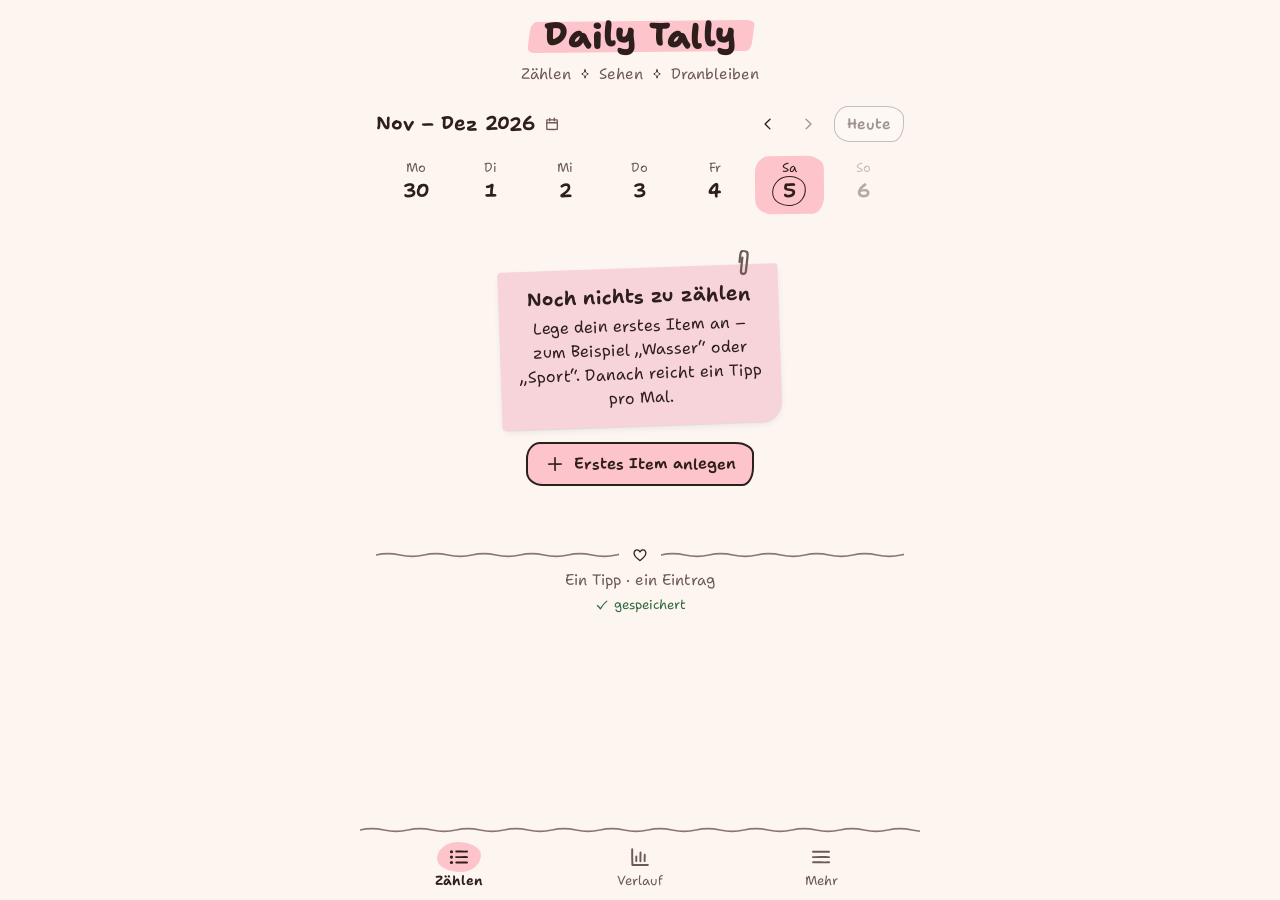
<file: dailytally/index.html>
<!doctype html>
<html lang="de">
  <head>
    <meta charset="utf-8" />
    <meta name="viewport" content="width=device-width, initial-scale=1, viewport-fit=cover" />
    <meta name="theme-color" content="#fdf6f0" media="(prefers-color-scheme: light)" />
    <meta name="theme-color" content="#1f1917" media="(prefers-color-scheme: dark)" />
    <meta name="description" content="Zählen, wie oft etwas passiert – pro Tag oder pro Woche." />
    <link rel="manifest" href="./manifest.webmanifest" />
    <link rel="icon" href="./icons/icon.svg" type="image/svg+xml" />
    <link rel="apple-touch-icon" href="./icons/icon-192.png" />
    <title>Daily Tally</title>
    <script type="module" crossorigin src="./assets/index-Dhhkq_j6.js"></script>
    <link rel="stylesheet" crossorigin href="./assets/index-zlZCuxg4.css">
  </head>
  <body>
    <div id="root"></div>
  </body>
</html>
</file>
<file: dailytally/assets/index-zlZCuxg4.css>
@font-face{font-family:Shantell Sans;src:url(./ShantellSans-var-C9tZhuG1.woff) format("woff");font-weight:300 800;font-style:normal;font-display:swap}:root{--paper: #fdf6f0;--paper-raised: #fffbf7;--line: #e8dad1;--line-strong: #8c7570;--ink: #2e1f1d;--ink-muted: #6e5a55;--accent: #a23f5c;--tint-rose: #fde8ea;--tint-lilac: #efe7f4;--tint-butter: #fdefdb;--tint-mint: #eaf1e2;--tint-sky: #e7eef7;--tint-peach: #fdeadc;--tint-aqua: #e3f1f0;--mark-rose: #fdc5cb;--mark-lilac: #e0c6ef;--mark-butter: #fce0a6;--mark-mint: #d4e4bf;--mark-sky: #c9ddf1;--mark-peach: #ffd2ba;--mark-aqua: #c2e5e7;--sticky: #f7d3da;--success: #2f6a3d;--success-soft: #e3f0dc;--danger: #a8372f;--danger-soft: #fbe0dc;--doodle: #f3c27e;--scrim: #2e1f1d59;--primary: var(--mark-rose);--shadow-paper: 0 1px 0 #2e1f1d0f, 0 3px 8px -3px #2e1f1d24;--shadow-sheet: 0 -6px 24px -6px #2e1f1d33;--focus-ring: 0 0 0 2px #fdf6f0, 0 0 0 4px #2e1f1d;--space-1: 4px;--space-2: 8px;--space-3: 12px;--space-4: 16px;--space-5: 20px;--space-6: 24px;--space-8: 32px;--radius-sm: 6px;--radius-md: 14px;--radius-lg: 20px;--radius-full: 9999px;--stroke-hair: 1px;--stroke-hand: 1.5px;--stroke-bold: 2px;--tilt-left: -.6deg;--tilt-right: .5deg;--tilt-note: -2deg;--font-hand: "Shantell Sans", ui-rounded, "Segoe Print", system-ui, sans-serif;--text-display-size: 34px;--text-display-line: 38px;--text-display-weight: 800;--text-title-size: 24px;--text-title-line: 30px;--text-title-weight: 700;--text-heading-size: 19px;--text-heading-line: 26px;--text-heading-weight: 650;--text-body-size: 16px;--text-body-line: 24px;--text-body-weight: 400;--text-label-size: 15px;--text-label-line: 20px;--text-label-weight: 600;--text-caption-size: 13px;--text-caption-line: 18px;--text-caption-weight: 450;--text-number-size: 32px;--text-number-line: 36px;--text-number-weight: 700}@media (prefers-color-scheme: dark){:root:not([data-theme=light]){--paper: #1f1917;--paper-raised: #29211f;--line: #3a302d;--line-strong: #8f7d77;--ink: #f4e9e2;--ink-muted: #bfaea6;--accent: #f2a7bc;--tint-rose: #3a2629;--tint-lilac: #2f2836;--tint-butter: #362e20;--tint-mint: #26302a;--tint-sky: #232c36;--tint-peach: #3a2b23;--tint-aqua: #20302f;--mark-rose: #6e3c48;--mark-lilac: #54406a;--mark-butter: #6a5226;--mark-mint: #3f5a35;--mark-sky: #355270;--mark-peach: #74452f;--mark-aqua: #2f5a5c;--sticky: #5a3540;--success: #a3d6a0;--success-soft: #223122;--danger: #ff9f92;--danger-soft: #3d2321;--doodle: #f3c27e;--scrim: #000000a6;--primary: var(--mark-rose);--shadow-paper: 0 1px 0 #00000059, 0 4px 10px -3px #00000080;--shadow-sheet: 0 -6px 24px -6px #000000b3;--focus-ring: 0 0 0 2px #1f1917, 0 0 0 4px #f4e9e2;color-scheme:dark}}:root[data-theme=dark]{--paper: #1f1917;--paper-raised: #29211f;--line: #3a302d;--line-strong: #8f7d77;--ink: #f4e9e2;--ink-muted: #bfaea6;--accent: #f2a7bc;--tint-rose: #3a2629;--tint-lilac: #2f2836;--tint-butter: #362e20;--tint-mint: #26302a;--tint-sky: #232c36;--tint-peach: #3a2b23;--tint-aqua: #20302f;--mark-rose: #6e3c48;--mark-lilac: #54406a;--mark-butter: #6a5226;--mark-mint: #3f5a35;--mark-sky: #355270;--mark-peach: #74452f;--mark-aqua: #2f5a5c;--sticky: #5a3540;--success: #a3d6a0;--success-soft: #223122;--danger: #ff9f92;--danger-soft: #3d2321;--doodle: #f3c27e;--scrim: #000000a6;--primary: var(--mark-rose);--shadow-paper: 0 1px 0 #00000059, 0 4px 10px -3px #00000080;--shadow-sheet: 0 -6px 24px -6px #000000b3;--focus-ring: 0 0 0 2px #1f1917, 0 0 0 4px #f4e9e2;color-scheme:dark}:root{--kl-ease: cubic-bezier(.3, .7, .4, 1);--kl-wave: url("data:image/svg+xml,%3Csvg xmlns='http://www.w3.org/2000/svg' width='48' height='8' viewBox='0 0 48 8'%3E%3Cpath d='M0 4C8 2 16 2.2 24 4s16 2 24 0' fill='none' stroke='black' stroke-width='1.6' stroke-linecap='round'/%3E%3C/svg%3E");--kl-tick: url("data:image/svg+xml,%3Csvg xmlns='http://www.w3.org/2000/svg' viewBox='0 0 24 24'%3E%3Cpath d='M4.6 12.6c1.9 1.5 3.4 3.2 4.8 5.3 3-5.3 6.4-9.2 10.2-12.2' fill='none' stroke='black' stroke-width='2.8' stroke-linecap='round' stroke-linejoin='round'/%3E%3C/svg%3E");--kl-heart: url("data:image/svg+xml,%3Csvg xmlns='http://www.w3.org/2000/svg' viewBox='0 0 24 24'%3E%3Cpath d='M12 19.5c-3.4-2.6-7.6-5.6-7.9-9.6-.2-2.6 1.6-4.6 3.9-4.6 1.8 0 3.2 1.1 4 2.7.9-1.7 2.4-2.8 4.2-2.7 2.3.1 3.9 2.2 3.6 4.7-.4 3.9-4.5 6.8-7.8 9.5z' fill='none' stroke='black' stroke-width='1.7' stroke-linejoin='round'/%3E%3C/svg%3E");--kl-wobble-sm: var(--radius-sm) calc(var(--radius-sm) * 1.5) calc(var(--radius-sm) * .8) calc(var(--radius-sm) * 1.3) / calc(var(--radius-sm) * 1.3) calc(var(--radius-sm) * .8) calc(var(--radius-sm) * 1.5) var(--radius-sm);--kl-wobble-md: var(--radius-md) calc(var(--radius-md) * 1.3) calc(var(--radius-md) * .85) calc(var(--radius-md) * 1.2) / calc(var(--radius-md) * 1.2) calc(var(--radius-md) * .85) calc(var(--radius-md) * 1.3) var(--radius-md);--kl-wobble-lg: var(--radius-lg) calc(var(--radius-lg) * 1.3) calc(var(--radius-lg) * .85) calc(var(--radius-lg) * 1.2) / calc(var(--radius-lg) * 1.2) calc(var(--radius-lg) * .85) calc(var(--radius-lg) * 1.3) var(--radius-lg);--kl-hand: "BNCE" 15, "INFM" 20;--kl-hand-loud: "BNCE" 40, "INFM" 55}body{margin:0;background:var(--paper);color:var(--ink);font-family:var(--font-hand);font-size:16px;line-height:24px;font-variation-settings:var(--kl-hand);-webkit-font-smoothing:antialiased;-webkit-tap-highlight-color:transparent}.text-display,.text-title,.text-heading{font-variation-settings:var(--kl-hand-loud)}.text-number{font-variant-numeric:tabular-nums;font-variation-settings:"BNCE" 0,"INFM" 30}.kl-focus:focus-visible,.kl-btn:focus-visible,.kl-tab:focus-visible,.kl-nav__item:focus-visible,.kl-row:focus-visible,.kl-input:focus-visible,.kl-check input:focus-visible+.kl-check__box,.kl-toggle input:focus-visible+.kl-toggle__track{outline:2px solid transparent;box-shadow:var(--focus-ring)}.kl-icon{display:inline-block;flex:none;vertical-align:middle;fill:none;stroke:currentColor;stroke-width:1.8;stroke-linecap:round;stroke-linejoin:round}.kl-mark{--kl-mark-c: var(--mark-rose);position:relative;isolation:isolate;display:inline-block;padding:0 var(--space-2);color:var(--ink);font-weight:650;font-variation-settings:var(--kl-hand-loud)}.kl-mark:before{content:"";position:absolute;z-index:-1;inset:12% -4px 6% -3px;background:var(--kl-mark-c);border-radius:var(--kl-wobble-sm);transform:rotate(var(--tilt-left)) skew(-8deg)}.kl-mark--rose{--kl-mark-c: var(--mark-rose)}.kl-mark--lilac{--kl-mark-c: var(--mark-lilac)}.kl-mark--butter{--kl-mark-c: var(--mark-butter)}.kl-mark--mint{--kl-mark-c: var(--mark-mint)}.kl-mark--sky{--kl-mark-c: var(--mark-sky)}.kl-mark--peach{--kl-mark-c: var(--mark-peach)}.kl-mark--aqua{--kl-mark-c: var(--mark-aqua)}.kl-btn{display:inline-flex;align-items:center;justify-content:center;gap:var(--space-2);min-height:44px;padding:0 var(--space-4);font:inherit;font-size:15px;line-height:20px;font-weight:600;font-variation-settings:var(--kl-hand-loud);color:var(--ink);background:var(--paper-raised);border:var(--stroke-hand) solid var(--line-strong);border-radius:var(--kl-wobble-md);cursor:pointer;user-select:none;text-decoration:none;transition:transform .12s var(--kl-ease),background-color .15s}.kl-btn:hover{background:var(--tint-rose)}.kl-btn:active{transform:translateY(1px) rotate(var(--tilt-left))}.kl-btn:disabled,.kl-btn[aria-disabled=true]{opacity:.45;cursor:default;transform:none}.kl-btn--primary{background:var(--primary);border:var(--stroke-bold) solid var(--ink)}.kl-btn--primary:hover{background:var(--mark-peach)}.kl-btn--ghost{background:transparent;border-color:transparent}.kl-btn--ghost:hover{background:var(--tint-butter)}.kl-btn--danger{color:var(--danger);border-color:var(--danger);background:var(--paper-raised)}.kl-btn--danger:hover{background:var(--danger-soft)}.kl-btn--sm{min-height:36px;padding:0 var(--space-3);font-size:14px}.kl-btn--block{display:flex;width:100%}.kl-btn--icon{width:44px;padding:0}.kl-btn--icon.kl-btn--sm{width:36px}.kl-btn--fab{width:56px;height:56px;padding:0;border-radius:var(--radius-full);background:var(--primary);border:var(--stroke-bold) solid var(--ink);box-shadow:var(--shadow-paper)}.kl-btn--fab .kl-icon{width:28px;height:28px;stroke-width:2.2}.kl-card{--kl-card-bg: var(--tint-rose);position:relative;display:block;padding:var(--space-4);background:var(--kl-card-bg);border-radius:var(--kl-wobble-lg);color:var(--ink)}.kl-card--paper{--kl-card-bg: var(--paper-raised);border:var(--stroke-hair) solid var(--line)}.kl-card--rose{--kl-card-bg: var(--tint-rose)}.kl-card--lilac{--kl-card-bg: var(--tint-lilac)}.kl-card--butter{--kl-card-bg: var(--tint-butter)}.kl-card--mint{--kl-card-bg: var(--tint-mint)}.kl-card--sky{--kl-card-bg: var(--tint-sky)}.kl-card--peach{--kl-card-bg: var(--tint-peach)}.kl-card--aqua{--kl-card-bg: var(--tint-aqua)}.kl-card--tilt-left{transform:rotate(var(--tilt-left))}.kl-card--tilt-right{transform:rotate(var(--tilt-right))}.kl-card__head{display:flex;align-items:flex-start;gap:var(--space-2);margin-bottom:var(--space-2)}.kl-card__heads{flex:1;min-width:0}.kl-card__eyebrow{display:inline-block;margin:0 0 var(--space-1);font-size:19px;line-height:26px}.kl-card__title{margin:0;font-size:19px;line-height:26px;font-weight:650;font-variation-settings:var(--kl-hand-loud)}.kl-card__action{flex:none;margin:-6px -6px 0 0}.kl-card__doodle{position:absolute;right:var(--space-4);bottom:var(--space-4);width:40px;height:40px;color:var(--ink);opacity:.9;pointer-events:none}.kl-stack{display:grid;gap:var(--space-5)}.kl-check{display:flex;align-items:flex-start;gap:var(--space-3);padding:var(--space-1) 0;cursor:pointer;line-height:24px}.kl-check input{position:absolute;opacity:0;width:1px;height:1px;margin:0}.kl-check__box{flex:none;position:relative;width:20px;height:20px;margin-top:2px;border:var(--stroke-bold) solid var(--ink);border-radius:var(--kl-wobble-sm);background:var(--paper-raised);transform:rotate(var(--tilt-left))}.kl-check__box:after{content:"";position:absolute;inset:-6px -8px -2px -2px;background:var(--ink);-webkit-mask:var(--kl-tick) center / contain no-repeat;mask:var(--kl-tick) center / contain no-repeat;clip-path:inset(0 100% 0 0);transition:clip-path .28s var(--kl-ease)}.kl-check input:checked+.kl-check__box:after{clip-path:inset(0 0 0 0)}.kl-check input:checked~.kl-check__label{color:var(--ink-muted);text-decoration:line-through;text-decoration-thickness:1.5px;text-decoration-color:var(--ink-muted)}.kl-check input:disabled~*{opacity:.5}.kl-checklist{display:grid;gap:2px;margin:0;padding:0;list-style:none}.kl-rule{display:flex;align-items:center;gap:var(--space-3);margin:var(--space-4) 0;color:var(--line);border:0}.kl-rule:before,.kl-rule:after{content:"";flex:1;height:8px;background:currentColor;-webkit-mask:var(--kl-wave) repeat-x left center / 48px 8px;mask:var(--kl-wave) repeat-x left center / 48px 8px}.kl-rule:not(.kl-rule--heart):after{display:none}.kl-rule--heart:before,.kl-rule--heart:after{color:var(--line-strong)}.kl-rule--heart{color:var(--line-strong)}.kl-rule__heart{width:18px;height:18px;flex:none;background:var(--ink);-webkit-mask:var(--kl-heart) center / contain no-repeat;mask:var(--kl-heart) center / contain no-repeat}.kl-list{margin:0;padding:0;list-style:none}.kl-list>li+li{position:relative}.kl-list>li+li:before{content:"";position:absolute;left:var(--space-4);right:var(--space-4);top:-4px;height:8px;background:var(--line);-webkit-mask:var(--kl-wave) repeat-x left center / 48px 8px;mask:var(--kl-wave) repeat-x left center / 48px 8px}.kl-row{display:flex;align-items:center;gap:var(--space-3);width:100%;box-sizing:border-box;min-height:56px;padding:var(--space-2) var(--space-4);font:inherit;color:var(--ink);text-align:left;text-decoration:none;background:transparent;border:0;border-radius:var(--kl-wobble-md);cursor:default}button.kl-row,a.kl-row{cursor:pointer}button.kl-row:hover,a.kl-row:hover{background:var(--tint-butter)}.kl-row__lead{flex:none;display:grid;place-items:center;width:36px;height:36px;border-radius:var(--kl-wobble-md);background:var(--tint-rose)}.kl-row__text{flex:1;min-width:0}.kl-row__title{display:block;overflow:hidden;text-overflow:ellipsis;white-space:nowrap}.kl-row__meta{display:block;font-size:13px;line-height:18px;color:var(--ink-muted)}.kl-row__trail{flex:none;display:flex;align-items:center;gap:var(--space-2);color:var(--ink-muted);font-size:13px}.kl-field{display:grid;gap:6px}.kl-field__label{font-size:15px;line-height:20px;font-weight:600;font-variation-settings:var(--kl-hand-loud)}.kl-field__hint{font-size:13px;line-height:18px;color:var(--ink-muted)}.kl-field__error{display:flex;gap:var(--space-1);align-items:center;font-size:13px;line-height:18px;color:var(--danger)}.kl-input{box-sizing:border-box;width:100%;min-height:44px;padding:10px var(--space-3);font:inherit;font-variation-settings:var(--kl-hand);color:var(--ink);background:var(--paper-raised);border:var(--stroke-hand) solid var(--line-strong);border-radius:var(--kl-wobble-md);appearance:none}.kl-input::placeholder{color:var(--ink-muted);opacity:1}.kl-input[aria-invalid=true]{border-color:var(--danger)}textarea.kl-input{min-height:96px;resize:vertical;line-height:24px}.kl-input--lined{background-image:repeating-linear-gradient(to bottom,transparent 0 23px,var(--line) 23px 24px);background-position:0 9px;background-attachment:local}select.kl-input{padding-right:36px;background-image:none}.kl-select{position:relative}.kl-select:after{content:"";position:absolute;right:14px;top:50%;width:8px;height:8px;margin-top:-6px;border-right:var(--stroke-hand) solid var(--ink);border-bottom:var(--stroke-hand) solid var(--ink);transform:rotate(40deg);pointer-events:none}.kl-toggle{display:flex;align-items:center;justify-content:space-between;gap:var(--space-3);min-height:44px;cursor:pointer}.kl-toggle input{position:absolute;opacity:0;width:1px;height:1px;margin:0}.kl-toggle__track{flex:none;position:relative;width:48px;height:28px;box-sizing:border-box;border:var(--stroke-hand) solid var(--line-strong);border-radius:var(--radius-full);background:var(--paper-raised);transition:background-color .2s,border-color .2s}.kl-toggle__track:after{content:"";position:absolute;top:3px;left:3px;width:19px;height:19px;box-sizing:border-box;border:var(--stroke-bold) solid var(--ink);border-radius:48% 52% 50% 50%/52% 48%;background:var(--paper-raised);transition:transform .22s var(--kl-ease)}.kl-toggle input:checked+.kl-toggle__track{background:var(--mark-mint);border-color:var(--ink)}.kl-toggle input:checked+.kl-toggle__track:after{transform:translate(20px) rotate(20deg)}.kl-toggle input:disabled+.kl-toggle__track{opacity:.5}.kl-tabs{display:flex;gap:var(--space-1);padding:var(--space-1);border:var(--stroke-hand) solid var(--line-strong);border-radius:var(--kl-wobble-md);background:var(--paper-raised);overflow-x:auto;scrollbar-width:none}.kl-tab{position:relative;isolation:isolate;flex:1 0 auto;min-height:36px;padding:0 var(--space-3);font:inherit;font-size:15px;font-weight:600;font-variation-settings:var(--kl-hand-loud);color:var(--ink-muted);background:transparent;border:0;border-radius:var(--kl-wobble-sm);cursor:pointer;white-space:nowrap}.kl-tab[aria-selected=true]{color:var(--ink)}.kl-tab[aria-selected=true]:before{content:"";position:absolute;z-index:-1;inset:4px 2px;background:var(--mark-butter);border-radius:var(--kl-wobble-sm);transform:rotate(var(--tilt-left)) skew(-6deg)}.kl-appbar{display:flex;align-items:center;gap:var(--space-2);padding:var(--space-4) var(--space-4) var(--space-2)}.kl-appbar__titles{flex:1;min-width:0;text-align:center}.kl-appbar--start .kl-appbar__titles{text-align:left}.kl-appbar__title{margin:0;font-size:34px;line-height:38px;font-weight:800;letter-spacing:.01em;font-variation-settings:var(--kl-hand-loud)}.kl-appbar__title .kl-mark{padding:0 var(--space-3);font-weight:800}.kl-appbar__sub{display:flex;justify-content:center;align-items:center;gap:var(--space-2);margin-top:var(--space-2);font-size:15px;color:var(--ink-muted)}.kl-appbar--start .kl-appbar__sub{justify-content:flex-start}.kl-appbar__sub .kl-icon{width:12px;height:12px;color:var(--ink)}.kl-appbar__side{flex:none;min-width:44px;display:flex;justify-content:center}.kl-appbar--compact .kl-appbar__titles{text-align:left}.kl-appbar--compact .kl-appbar__title{font-size:24px;line-height:30px;font-weight:700;white-space:nowrap;overflow:hidden;text-overflow:ellipsis}.kl-nav{position:relative;display:flex;justify-content:space-around;padding:var(--space-2) var(--space-2) calc(var(--space-2) + env(safe-area-inset-bottom,0px));background:var(--paper)}.kl-nav:before{content:"";position:absolute;left:0;right:0;top:-4px;height:8px;background:var(--line-strong);-webkit-mask:var(--kl-wave) repeat-x left center / 48px 8px;mask:var(--kl-wave) repeat-x left center / 48px 8px}.kl-nav--fixed{position:fixed;left:0;right:0;bottom:0;z-index:20}.kl-nav__item{position:relative;isolation:isolate;display:grid;justify-items:center;gap:2px;min-width:64px;padding:6px var(--space-2) 2px;font:inherit;font-size:13px;line-height:18px;color:var(--ink-muted);background:transparent;border:0;border-radius:var(--kl-wobble-md);cursor:pointer}.kl-nav__item .kl-icon{width:26px;height:26px}.kl-nav__item[aria-current=page]{color:var(--ink);font-weight:650}.kl-nav__item[aria-current=page]:before{content:"";position:absolute;z-index:-1;top:4px;left:50%;width:44px;height:30px;margin-left:-22px;background:var(--mark-rose);border-radius:48% 52% 46% 54%/55% 45%;transform:rotate(var(--tilt-left))}.kl-counter{display:inline-flex;align-items:center;gap:var(--space-3)}.kl-counter__value{display:inline-block;min-width:2.2ch;text-align:center;font-size:32px;line-height:36px;font-weight:700;font-variant-numeric:tabular-nums;font-variation-settings:"BNCE" 0,"INFM" 30}.kl-counter__label{display:block;font-size:13px;line-height:18px;color:var(--ink-muted);text-align:center}.kl-counter__value--bump{animation:kl-bump .25s var(--kl-ease)}@keyframes kl-bump{40%{transform:scale(1.18) rotate(-3deg)}}.kl-progress{display:grid;gap:6px}.kl-progress__top{display:flex;justify-content:space-between;font-size:13px;line-height:18px;color:var(--ink-muted)}.kl-progress__track{position:relative;height:14px;box-sizing:border-box;border:var(--stroke-hand) solid var(--ink);border-radius:var(--radius-full);background:var(--paper-raised);overflow:hidden}.kl-progress__fill{position:absolute;inset:0 auto 0 0;background:var(--kl-mark-c, var(--mark-mint));border-radius:0 40% 60% 0/0 60% 40% 0;transition:width .4s var(--kl-ease)}.kl-tag{--kl-tag-bg: var(--tint-rose);display:inline-flex;align-items:center;gap:var(--space-1);padding:0 var(--space-2);min-height:24px;font-size:13px;line-height:18px;font-weight:500;color:var(--ink);background:var(--kl-tag-bg);border:var(--stroke-hair) solid var(--line-strong);border-radius:var(--kl-wobble-sm)}.kl-tag .kl-icon{width:14px;height:14px}.kl-tag--rose{--kl-tag-bg: var(--tint-rose)}.kl-tag--lilac{--kl-tag-bg: var(--tint-lilac)}.kl-tag--butter{--kl-tag-bg: var(--tint-butter)}.kl-tag--mint{--kl-tag-bg: var(--tint-mint)}.kl-tag--sky{--kl-tag-bg: var(--tint-sky)}.kl-tag--peach{--kl-tag-bg: var(--tint-peach)}.kl-tag--aqua{--kl-tag-bg: var(--tint-aqua)}.kl-tag--success{--kl-tag-bg: var(--success-soft);color:var(--success);border-color:var(--success)}.kl-tag--danger{--kl-tag-bg: var(--danger-soft);color:var(--danger);border-color:var(--danger)}.kl-note{position:relative;display:block;max-width:280px;padding:var(--space-4) var(--space-4) var(--space-4);background:var(--sticky);color:var(--ink);box-shadow:var(--shadow-paper);border-radius:3px 3px var(--radius-lg) 4px;transform:rotate(var(--tilt-note));font-size:16px;line-height:24px}.kl-note__title{display:block;margin-bottom:var(--space-1);font-size:19px;line-height:26px;font-weight:650;font-variation-settings:var(--kl-hand-loud)}.kl-note__clip{position:absolute;top:-14px;right:18px;width:30px;height:30px;transform:rotate(8deg);color:var(--ink-muted)}.kl-note--center{margin-inline:auto;text-align:center}.kl-empty{display:grid;justify-items:center;gap:var(--space-4);padding:var(--space-8) var(--space-4);text-align:center}.kl-toast{display:flex;align-items:center;gap:var(--space-3);max-width:360px;padding:var(--space-2) var(--space-2) var(--space-2) var(--space-4);background:var(--sticky);color:var(--ink);box-shadow:var(--shadow-paper);border-radius:var(--kl-wobble-md);transform:rotate(var(--tilt-left))}.kl-toast__text{flex:1;min-width:0}.kl-toast--fixed{position:fixed;left:var(--space-4);right:var(--space-4);bottom:calc(80px + env(safe-area-inset-bottom,0px));margin-inline:auto;z-index:30;animation:kl-toast-in .3s var(--kl-ease)}@keyframes kl-toast-in{0%{opacity:0;transform:translateY(12px) rotate(var(--tilt-left))}}.kl-toast .kl-btn{min-height:36px}.kl-saved{display:inline-flex;align-items:center;gap:var(--space-1);font-size:13px;line-height:18px;color:var(--ink-muted)}.kl-saved .kl-icon{width:16px;height:16px}.kl-saved--saved{color:var(--success)}.kl-saved--error{color:var(--danger)}.kl-saved--saving .kl-icon{animation:kl-wiggle .9s ease-in-out infinite}@keyframes kl-wiggle{50%{transform:rotate(-12deg)}}.kl-scrim{position:fixed;inset:0;z-index:40;display:flex;align-items:flex-end;justify-content:center;background:var(--scrim);animation:kl-fade .2s ease}.kl-sheet{box-sizing:border-box;width:100%;max-width:560px;max-height:88vh;overflow:auto;padding:var(--space-2) var(--space-4) calc(var(--space-6) + env(safe-area-inset-bottom,0px));background:var(--paper);color:var(--ink);box-shadow:var(--shadow-sheet);border-radius:var(--radius-lg) calc(var(--radius-lg) * 1.4) 0 0 / calc(var(--radius-lg) * 1.2) var(--radius-lg) 0 0;animation:kl-rise .28s var(--kl-ease)}.kl-sheet--inline{position:relative;animation:none}.kl-sheet__grip{width:44px;height:8px;margin:2px auto var(--space-2);background:var(--line-strong);-webkit-mask:var(--kl-wave) repeat-x left center / 48px 8px;mask:var(--kl-wave) repeat-x left center / 48px 8px}.kl-sheet__head{display:flex;align-items:center;gap:var(--space-2);margin-bottom:var(--space-3)}.kl-sheet__title{flex:1;margin:0;font-size:24px;line-height:30px;font-weight:700;font-variation-settings:var(--kl-hand-loud)}.kl-sheet__body{display:grid;gap:var(--space-4)}.kl-sheet__actions{display:flex;gap:var(--space-3);margin-top:var(--space-6)}.kl-sheet__actions>*{flex:1}@keyframes kl-fade{0%{opacity:0}}@keyframes kl-rise{0%{transform:translateY(40px);opacity:.4}}.kl-app{max-width:560px;margin:0 auto;min-height:100dvh;padding-bottom:calc(88px + env(safe-area-inset-bottom,0px))}.kl-view{padding:var(--space-2) var(--space-4) var(--space-8);display:grid;gap:var(--space-5)}.kl-section-title{margin:var(--space-2) 0 0;font-size:19px;line-height:26px;font-weight:650;font-variation-settings:var(--kl-hand-loud)}.kl-muted{color:var(--ink-muted)}.kl-demo{padding:var(--space-4);display:flex;flex-wrap:wrap;gap:var(--space-3);align-items:center}.kl-demo--col{flex-direction:column;align-items:stretch}.kl-phone{max-width:390px;margin:0 auto}@media (prefers-reduced-motion: reduce){.kl-btn,.kl-check__box:after,.kl-toggle__track:after,.kl-progress__fill{transition:none}.kl-counter__value--bump,.kl-toast--fixed,.kl-sheet,.kl-scrim,.kl-saved--saving .kl-icon{animation:none}}:root{--dur-fast: .12s;--dur-mid: .2s;--dur-sheet-in: .28s;--dur-sheet-out: .22s;--dur-toast: 5s;--dur-longpress: .45s;--dur-week: .34s;--ease-in: cubic-bezier(.45, 0, .9, .55);--nav-h: 76px;--sheet-top-gap: max(20px, calc(env(safe-area-inset-top, 0px) + 12px) );--strip-day-h: 62px;--chart-h: 150px;--chart-axis-w: 40px;--chart-min-step: 8px;--counter-w: 64px;--gutter-l: max(var(--space-4), env(safe-area-inset-left, 0px));--gutter-r: max(var(--space-4), env(safe-area-inset-right, 0px))}html{background:var(--paper);-webkit-text-size-adjust:100%}body{background:var(--paper);color:var(--ink);overflow-x:hidden}*,*:before,*:after{box-sizing:border-box}[hidden]{display:none!important}button{-webkit-tap-highlight-color:transparent}.kl-view{padding-left:var(--gutter-l);padding-right:var(--gutter-r)}.kl-view>*,.kl-stack>*,.dt-strip>*{min-width:0}.kl-appbar{padding-left:var(--gutter-l);padding-right:var(--gutter-r)}.kl-nav--fixed{max-width:560px;margin-inline:auto;padding-left:max(var(--space-2),env(safe-area-inset-left,0px));padding-right:max(var(--space-2),env(safe-area-inset-right,0px))}.kl-app{position:relative}.dt-small{font-size:15px;line-height:20px}.dt-flat{margin:0}.dt-left{justify-self:start}.dt-tight{margin-top:calc(var(--space-2) * -1)}.dt-sr{position:absolute;width:1px;height:1px;overflow:hidden;clip:rect(0 0 0 0);white-space:nowrap}.dt-banner{display:flex;gap:var(--space-2);align-items:flex-start;padding:var(--space-3) var(--space-4);background:var(--danger-soft);color:var(--danger);border:var(--stroke-hand) solid var(--danger);border-radius:var(--kl-wobble-md);font-size:15px;line-height:20px}.dt-banner span{color:var(--ink)}.dt-banner--top{margin:var(--space-3) var(--gutter-r) 0 var(--gutter-l)}.dt-strip{display:grid;gap:var(--space-2)}.dt-strip__head{display:flex;align-items:center;gap:var(--space-2);min-height:44px}.dt-strip__monthwrap{position:relative;flex:1;min-width:0;display:flex}.dt-strip__month{display:inline-flex;align-items:center;gap:var(--space-2);min-width:0;min-height:44px;margin:0;font-size:19px;line-height:26px;font-weight:650;font-variation-settings:var(--kl-hand-loud);white-space:nowrap}.dt-strip__month .kl-icon{color:var(--ink-muted)}.dt-strip__date{position:absolute;inset:0;width:100%;height:100%;margin:0;padding:0;opacity:0;border:0;font-size:16px;cursor:pointer;color:transparent;background:transparent}.dt-strip__date::-webkit-calendar-picker-indicator{position:absolute;inset:0;width:100%;height:100%;opacity:0;cursor:pointer}.dt-strip__monthwrap.is-picking .dt-strip__month{visibility:hidden}.dt-strip__monthwrap.is-picking .dt-strip__date{opacity:1;color:var(--ink);background:var(--paper-raised);font:inherit;padding:0 var(--space-2);border:var(--stroke-hand) solid var(--line-strong);border-radius:var(--kl-wobble-md)}.dt-strip__monthwrap:focus-within .dt-strip__month{box-shadow:var(--focus-ring);border-radius:var(--kl-wobble-sm)}.dt-strip__arrows{display:none;gap:var(--space-1)}@media (hover: hover) and (pointer: fine){.dt-strip__arrows{display:flex}}.dt-strip__today[disabled]{opacity:.45}.dt-strip__viewport{position:relative;overflow:hidden}.dt-strip__viewport.is-jumping .dt-strip__scroller{visibility:hidden}.dt-strip__jump{position:absolute;inset:0;overflow:hidden;pointer-events:none}.dt-strip__jumptrack{display:flex;width:200%;height:100%;animation:dt-week-slide var(--dur-week) var(--kl-ease) both}.dt-strip__jumptrack>.dt-week{flex:0 0 50%;min-width:0}@keyframes dt-week-slide{0%{transform:translate(0)}to{transform:translate(-50%)}}.dt-strip__scroller{display:flex;overflow-x:auto;overflow-y:hidden;scroll-snap-type:x mandatory;overscroll-behavior-x:contain;scrollbar-width:none;-webkit-overflow-scrolling:touch}.dt-strip__scroller::-webkit-scrollbar{display:none}.dt-week{flex:0 0 100%;min-width:100%;scroll-snap-align:start;scroll-snap-stop:always;display:grid;grid-template-columns:repeat(7,1fr);gap:2px;min-height:var(--strip-day-h);padding:0 var(--space-1)}.dt-day{position:relative;isolation:isolate;display:grid;justify-items:center;align-content:center;min-height:var(--strip-day-h);padding:4px 0 10px;font:inherit;color:var(--ink);background:transparent;border:0;border-radius:var(--kl-wobble-md);cursor:pointer;touch-action:pan-x}.dt-day__wd{font-size:13px;line-height:18px;color:var(--ink-muted)}.dt-day__num{position:relative;min-width:30px;text-align:center;font-size:19px;line-height:28px;font-weight:650;font-variant-numeric:tabular-nums;font-variation-settings:"BNCE" 0,"INFM" 30}.dt-day.is-selected:before{content:"";position:absolute;z-index:-1;inset:2px;background:var(--mark-rose);border-radius:var(--kl-wobble-md);transform:rotate(var(--tilt-left))}.dt-day.is-selected .dt-day__wd{color:var(--ink)}.dt-day.is-today .dt-day__num:after{content:"";position:absolute;inset:-1px -2px;border:var(--stroke-hand) solid var(--ink);border-radius:48% 52% 46% 54%/55% 45%;transform:rotate(-8deg)}.dt-day:disabled{opacity:.35;cursor:default}.dt-day__dot{position:absolute;bottom:4px;left:50%;width:5px;height:5px;margin-left:-2.5px;border-radius:50%;background:var(--ink)}.dt-day:focus-visible{outline:2px solid transparent;box-shadow:var(--focus-ring)}.dt-item{display:grid;gap:var(--space-3)}.dt-item__top{display:flex;align-items:center;gap:var(--space-3)}.dt-item__titles{flex:1;min-width:0;display:grid;grid-template-columns:minmax(0,1fr);justify-items:start}.dt-item__ref{font-size:15px;line-height:20px}.dt-item__name{display:flex;align-items:center;gap:6px;max-width:100%;min-height:40px;padding:2px 0;font:inherit;font-size:19px;line-height:26px;font-weight:650;font-variation-settings:var(--kl-hand-loud);color:var(--ink);background:transparent;border:0;text-align:left;cursor:pointer}.dt-item__name span{overflow:hidden;display:-webkit-box;-webkit-box-orient:vertical;-webkit-line-clamp:2;overflow-wrap:anywhere}.dt-item__name .kl-icon{color:var(--ink-muted)}.dt-item__name:focus-visible,.dt-counter__value:focus-visible{outline:2px solid transparent;box-shadow:var(--focus-ring);border-radius:var(--kl-wobble-sm)}.dt-counter{flex:none;display:flex;align-items:center;gap:var(--space-1)}.dt-counter__value{display:grid;justify-items:center;width:var(--counter-w);min-height:52px;padding:0;font:inherit;color:var(--ink);background:transparent;border:0;border-radius:var(--kl-wobble-md);cursor:pointer}.dt-counter__value:hover{background:var(--paper-raised)}.dt-counter__num{display:block;width:100%;text-align:center;font-size:32px;line-height:34px;font-weight:700;font-variant-numeric:tabular-nums;font-variation-settings:"BNCE" 0,"INFM" 30}.dt-counter__lbl{width:100%;text-align:center;white-space:nowrap;font-size:13px;line-height:16px;color:var(--ink-muted);text-decoration:underline dotted;text-underline-offset:3px}.dt-goal{display:grid;gap:6px}.dt-goal__line,.dt-pause__line{display:flex;align-items:center;justify-content:space-between;gap:var(--space-2);flex-wrap:wrap}.dt-pause{display:grid;gap:6px}.dt-pause__text{display:inline-flex;align-items:center;gap:var(--space-1);font-size:15px;line-height:20px}.dt-add{display:grid;justify-items:center;gap:var(--space-2)}.dt-reorder__item{position:relative;user-select:none;-webkit-user-select:none;-webkit-touch-callout:none}.dt-reorder__item>.kl-card{transition:box-shadow var(--dur-mid),transform var(--dur-mid) var(--kl-ease)}.dt-reorder__item.is-pressing>.kl-card{transform:scale(.985);box-shadow:0 0 0 var(--stroke-bold) var(--line-strong)}.dt-reorder.is-sorting .dt-reorder__item{transition:transform var(--dur-mid) var(--kl-ease)}.dt-reorder .dt-reorder__item.is-lifted{z-index:10;transition:none}.dt-reorder__item.is-lifted>.kl-card{transform:scale(1.03) rotate(var(--tilt-left));box-shadow:0 0 0 var(--stroke-bold) var(--ink),var(--shadow-paper)}.dt-reorder__item.is-dropped>.kl-card{animation:dt-drop var(--dur-mid) var(--kl-ease)}@keyframes dt-drop{0%{transform:scale(1.03) rotate(var(--tilt-left))}}html.dt-dragging,html.dt-dragging body{cursor:grabbing}html.dt-scroll-locked,html.dt-scroll-locked body{overflow:hidden;overscroll-behavior:none}.dt-foot{display:grid;justify-items:center;gap:var(--space-1);padding-bottom:var(--space-8)}.dt-foot .kl-rule{width:100%;margin:var(--space-2) 0 0}.dt-foot__text{margin:0;font-size:15px;color:var(--ink-muted)}.dt-scrim{align-items:flex-end}.dt-sheet{display:flex;flex-direction:column;overflow:hidden;padding:0;max-height:calc(100dvh - var(--sheet-top-gap));animation:dt-sheet-in var(--dur-sheet-in) var(--kl-ease);will-change:transform}.dt-sheet--tall{height:calc(100dvh - var(--sheet-top-gap))}@supports not (height: 100dvh){.dt-sheet{max-height:calc(100vh - var(--sheet-top-gap))}.dt-sheet--tall{height:calc(100vh - var(--sheet-top-gap))}}@keyframes dt-sheet-in{0%{transform:translateY(100%)}}.dt-sheet__handle{flex:none;padding:var(--space-2) var(--gutter-r) 0 var(--gutter-l);touch-action:none;cursor:grab;user-select:none;-webkit-user-select:none}.dt-sheet__handle .kl-sheet__grip{margin-top:4px;margin-bottom:var(--space-2)}.dt-sheet__head{margin-bottom:var(--space-3);flex-wrap:wrap;row-gap:0}.dt-sheet__sub{flex-basis:100%}.dt-sheet__body{flex:1;min-height:0;overflow-y:auto;overscroll-behavior:contain;display:grid;align-content:start;gap:var(--space-3);padding:0 var(--gutter-r) calc(var(--space-6) + env(safe-area-inset-bottom,0px)) var(--gutter-l)}.dt-sheet__actions{display:flex;gap:var(--space-3)}.dt-sheet__actions>*{flex:1}.dt-row-field{display:flex;align-items:center;justify-content:space-between;gap:var(--space-3);min-height:44px}.dt-goal-row,.dt-pause-row{display:flex;align-items:center;gap:var(--space-2);flex-wrap:wrap}.dt-goal-row{flex-wrap:nowrap}.dt-goal-row .kl-tabs{flex:0 1 auto;min-width:0}.dt-goal-row .kl-tab{padding:0 var(--space-2)}.dt-goal-row .dt-num{width:58px;flex:none}.dt-num{width:64px;min-width:0;text-align:center;font-variant-numeric:tabular-nums}.dt-toggle-only{min-height:44px}.dt-pause-row{flex-wrap:nowrap}.dt-pause-label{margin-right:var(--space-1)}.dt-pause-hint{min-width:0}.dt-pause-row .dt-num{width:56px;flex:none}.dt-history{display:grid;gap:2px;padding:var(--space-3);background:var(--paper-raised);border:var(--stroke-hair) solid var(--line);border-radius:var(--kl-wobble-md)}.dt-ask,.dt-confirm{display:grid;gap:var(--space-2);padding:var(--space-3) var(--space-4);border-radius:var(--kl-wobble-md)}.dt-ask{background:var(--tint-butter)}.dt-ask__title{font-size:17px;line-height:24px;font-weight:650;font-variation-settings:var(--kl-hand-loud)}.dt-ask__buttons{display:flex;flex-wrap:wrap;gap:var(--space-2)}.dt-ask__buttons>*{flex:1 1 auto}.dt-confirm{background:var(--danger-soft);border:var(--stroke-hand) solid var(--danger)}.dt-confirm--card{gap:var(--space-3)}.dt-danger-zone{display:grid;margin-top:var(--space-4)}.dt-danger-zone>.kl-btn{justify-self:start}.dt-entries{display:grid;gap:var(--space-1)}.dt-entries__day{margin:var(--space-2) 0 0;font-size:15px;line-height:20px;font-weight:650;color:var(--ink-muted)}.dt-entries .kl-list{margin:0 calc(var(--space-4) * -1)}.dt-entry__row .kl-row__trail{color:var(--ink)}.dt-entry__err{padding:0 var(--space-4) var(--space-2)}.dt-timebtn{position:relative;display:inline-flex;align-items:center;gap:var(--space-2);min-height:44px;padding:0 var(--space-2);margin-left:calc(var(--space-2) * -1);border-radius:var(--kl-wobble-md);font-size:19px;font-weight:650;font-variant-numeric:tabular-nums;font-variation-settings:"BNCE" 0,"INFM" 30;cursor:pointer}.dt-timebtn.is-empty{font-size:16px;font-weight:400;color:var(--ink-muted)}.dt-timebtn .kl-icon{color:var(--ink-muted)}.dt-timebtn:hover{background:var(--tint-butter)}.dt-timebtn:focus-within{box-shadow:var(--focus-ring)}.dt-timebtn__input{position:absolute;inset:0;width:100%;height:100%;margin:0;padding:0;opacity:0;border:0;font-size:16px;color:transparent;background:transparent;cursor:pointer}.dt-timebtn__input::-webkit-calendar-picker-indicator{position:absolute;inset:0;width:100%;height:100%;opacity:0;cursor:pointer}.dt-timebtn.is-shown .dt-timebtn__text,.dt-timebtn.is-shown .kl-icon{visibility:hidden}.dt-timebtn.is-shown .dt-timebtn__input{opacity:1;color:var(--ink);background:var(--paper-raised);font:inherit;padding:0 var(--space-2);border:var(--stroke-hand) solid var(--line-strong);border-radius:var(--kl-wobble-md)}.dt-export{min-height:160px;font-size:13px;line-height:18px;font-family:ui-monospace,Menlo,Consolas,monospace}.dt-ov{display:grid;gap:var(--space-3);content-visibility:auto;contain-intrinsic-size:auto 760px}.dt-ov .kl-card__head{margin-bottom:0;align-items:center}.dt-ov .kl-card__action{margin:0}.dt-ov__period{font-size:15px;line-height:20px;white-space:nowrap}.dt-ov .kl-card__title{overflow:hidden;text-overflow:ellipsis;white-space:nowrap}.dt-kpi{display:flex;flex-wrap:wrap;align-items:baseline;gap:2px var(--space-3);margin:0}.dt-kpi__num{font-size:24px;line-height:30px;font-weight:700;font-variant-numeric:tabular-nums;font-variation-settings:"BNCE" 0,"INFM" 30}.dt-kpi__dir{font-size:15px;font-weight:600}.dt-kpi__hint{flex-basis:100%;font-size:13px;line-height:18px;color:var(--ink-muted)}.dt-res{justify-self:start}.dt-ov__sec{display:grid;gap:var(--space-2);padding-top:var(--space-2)}.dt-ov__sec p{margin:0}.dt-ov__row{display:flex;align-items:center;justify-content:space-between;gap:var(--space-2);flex-wrap:wrap}.dt-sub{margin:0;font-size:17px;line-height:24px;font-weight:650;font-variation-settings:var(--kl-hand-loud)}.dt-chart{display:grid;gap:var(--space-1);min-width:0}.dt-chart__unit{font-size:13px;line-height:18px;color:var(--ink-muted)}.dt-chart__body{display:flex;min-width:0}.dt-chart__axis{flex:none;overflow:visible}.dt-chart__axis text,.dt-chart__tick{font-size:11px;fill:var(--ink-muted);font-family:var(--font-hand);font-variant-numeric:tabular-nums}.dt-chart__scroll{flex:1;min-width:0;overflow-x:hidden;direction:rtl}.dt-chart__plot{direction:ltr}.dt-chart__scroll.is-scroll{overflow-x:auto;overscroll-behavior-x:contain;scrollbar-width:thin}.dt-chart__plot{display:block;cursor:pointer}.dt-chart__grid{stroke:var(--line);stroke-width:1}.dt-chart__pt{fill:var(--ink-muted);fill-opacity:.45}.dt-chart__pt.is-prov{fill:var(--paper-raised);fill-opacity:1;stroke:var(--ink-muted);stroke-width:1.2}.dt-chart__line{fill:none;stroke:var(--ink);stroke-width:2.2;stroke-linecap:round;stroke-linejoin:round}.dt-chart__line.is-prov{stroke-dasharray:3 4}.dt-chart__goal{fill:none;stroke:var(--line-strong);stroke-width:1.5;stroke-dasharray:6 4}.dt-chart__sel line{stroke:var(--ink-muted);stroke-width:1;stroke-dasharray:2 3}.dt-chart__sel circle{fill:var(--paper-raised);stroke:var(--ink);stroke-width:2}.dt-chart__info{min-height:20px;font-size:13px;line-height:18px}.dt-chart__legend{display:inline-flex;flex-wrap:wrap;align-items:center;gap:4px var(--space-2);color:var(--ink-muted)}.dt-lg{display:inline-block;width:16px;height:0;vertical-align:middle;margin-right:-4px}.dt-lg--line{border-top:2.2px solid var(--ink)}.dt-lg--goal{border-top:1.5px dashed var(--line-strong)}.dt-lg--pt{width:6px;height:6px;border-radius:50%;background:var(--ink-muted);opacity:.6}.dt-hours__svg{width:100%;height:auto;display:block;overflow:visible}.dt-hours__bar{fill:var(--ink);fill-opacity:.55}.dt-hours__col{cursor:pointer}.dt-hours__col.is-sel .dt-hours__bar{fill-opacity:1}.dt-pane--prep{position:fixed;top:0;left:0;right:0;margin-inline:auto;width:min(100%,560px);height:100vh;overflow:hidden;visibility:hidden;pointer-events:none;z-index:-1}.dt-pane--parked{content-visibility:hidden;height:0;overflow:hidden}.dt-menu{display:grid;gap:var(--space-2);padding-inline:0}.dt-menu>:not(.kl-list){padding-inline:var(--space-4)}.dt-menu__head{display:flex;align-items:center;justify-content:space-between;gap:var(--space-2)}.dt-menu p{margin:0}.kl-toast--fixed{bottom:calc(var(--nav-h) + var(--space-3) + env(safe-area-inset-bottom,0px));z-index:30}@media (prefers-reduced-motion: reduce){.dt-sheet{animation:none}.dt-strip__scroller{scroll-behavior:auto}}
</file>
